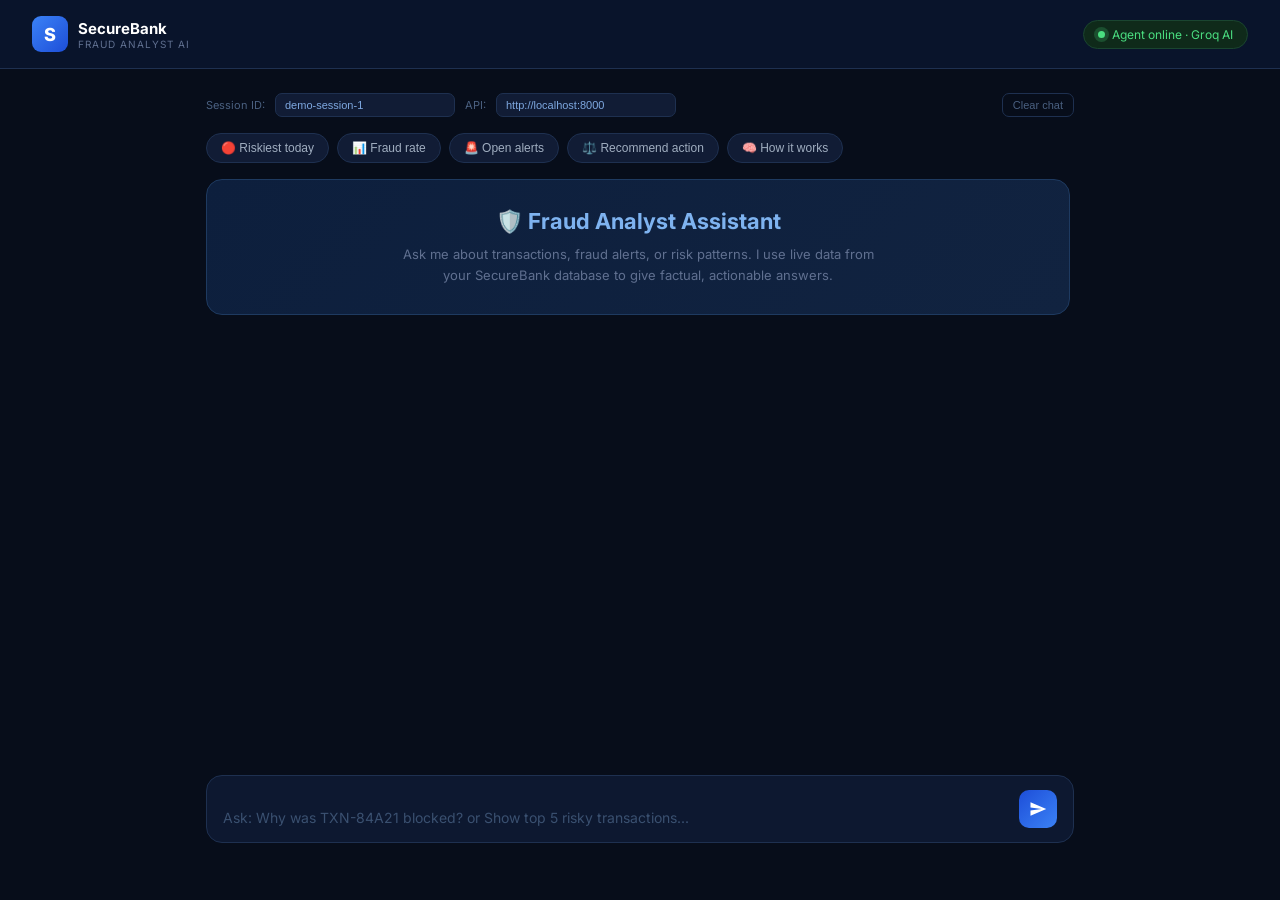
<file: agent_chat.html>
<!DOCTYPE html>
<html lang="en">
<head>
  <meta charset="UTF-8">
  <meta name="viewport" content="width=device-width, initial-scale=1.0">
  <title>SecureBank | Fraud Analyst AI</title>
  <link rel="preconnect" href="https://fonts.googleapis.com">
  <link href="https://fonts.googleapis.com/css2?family=Inter:wght@300;400;500;600;700&display=swap" rel="stylesheet">
  <style>
    *, *::before, *::after { box-sizing: border-box; margin: 0; padding: 0; }
    html, body { height: 100%; font-family: Inter, sans-serif; }

    body {
      background: #070d1a;
      color: #e2e8f0;
      display: flex;
      flex-direction: column;
      align-items: center;
      min-height: 100vh;
    }

    /* ── Top bar ── */
    header {
      width: 100%;
      padding: 16px 32px;
      background: rgba(11,23,48,0.8);
      backdrop-filter: blur(12px);
      border-bottom: 1px solid #1e3050;
      display: flex;
      align-items: center;
      justify-content: space-between;
      position: sticky;
      top: 0;
      z-index: 10;
    }
    .brand { display: flex; align-items: center; gap: 10px; }
    .brand-mark {
      width: 36px; height: 36px; border-radius: 9px;
      background: linear-gradient(135deg, #3b82f6, #1d4ed8);
      display: grid; place-items: center;
      font-weight: 800; font-size: 18px; color: #fff;
    }
    .brand-name { font-size: 15px; font-weight: 700; color: #fff; }
    .brand-sub  { font-size: 10px; color: #607090; letter-spacing: 1px; text-transform: uppercase; }
    .status-pill {
      display: flex; align-items: center; gap: 7px;
      background: #0f2a1a; border: 1px solid #1a4530;
      border-radius: 20px; padding: 6px 14px; font-size: 12px; color: #4ade80;
    }
    .dot { width: 7px; height: 7px; border-radius: 50%; background: #4ade80;
           box-shadow: 0 0 0 4px rgba(74,222,128,0.2); animation: pulse 2s infinite; }
    @keyframes pulse { 0%,100%{opacity:1} 50%{opacity:.4} }

    /* ── Main chat area ── */
    main {
      flex: 1;
      width: 100%;
      max-width: 900px;
      display: flex;
      flex-direction: column;
      padding: 24px 16px;
      gap: 16px;
    }

    /* ── Quick prompts ── */
    .quick-prompts {
      display: flex;
      gap: 8px;
      flex-wrap: wrap;
    }
    .qp-btn {
      background: #111c35;
      border: 1px solid #1e3050;
      border-radius: 20px;
      padding: 7px 14px;
      font-size: 12px;
      color: #a0aec0;
      cursor: pointer;
      transition: all .2s;
    }
    .qp-btn:hover { background: #1a2e55; color: #fff; border-color: #3b82f6; }

    /* ── Messages ── */
    #messages {
      flex: 1;
      display: flex;
      flex-direction: column;
      gap: 14px;
      overflow-y: auto;
      min-height: 300px;
      max-height: calc(100vh - 320px);
      padding-right: 4px;
    }
    #messages::-webkit-scrollbar { width: 5px; }
    #messages::-webkit-scrollbar-track { background: transparent; }
    #messages::-webkit-scrollbar-thumb { background: #1e3050; border-radius: 4px; }

    .msg {
      display: flex;
      gap: 12px;
      max-width: 85%;
      animation: fadeUp .25s ease;
    }
    @keyframes fadeUp { from { opacity:0; transform: translateY(8px); } to { opacity:1; transform: none; } }

    .msg.user { align-self: flex-end; flex-direction: row-reverse; }
    .msg.bot  { align-self: flex-start; }

    .avatar {
      width: 36px; height: 36px; border-radius: 50%;
      flex-shrink: 0;
      display: grid; place-items: center;
      font-size: 14px; font-weight: 700;
    }
    .msg.bot  .avatar { background: linear-gradient(135deg, #1d4ed8, #3b82f6); color: #fff; }
    .msg.user .avatar { background: #1e3050; color: #7ea8e0; }

    .bubble {
      padding: 12px 16px;
      border-radius: 16px;
      font-size: 14px;
      line-height: 1.6;
      white-space: pre-wrap;
    }
    .msg.bot  .bubble {
      background: #111c35;
      border: 1px solid #1e3050;
      border-top-left-radius: 4px;
      color: #d1daf0;
    }
    .msg.user .bubble {
      background: linear-gradient(135deg, #1d4ed8, #2563eb);
      border-top-right-radius: 4px;
      color: #fff;
    }

    /* action pill inside bot bubble */
    .action-pill {
      display: inline-flex; align-items: center; gap: 6px;
      margin-top: 10px;
      padding: 5px 12px;
      border-radius: 20px;
      font-size: 11px;
      font-weight: 700;
      letter-spacing: .5px;
    }
    .action-pill.block  { background:#2d1515; color:#f87171; border:1px solid #5c2020; }
    .action-pill.hold   { background:#2a1f0a; color:#fbbf24; border:1px solid #5a3c0a; }
    .action-pill.approve{ background:#0a1f14; color:#4ade80; border:1px solid #0f3d20; }

    /* sources */
    .sources {
      margin-top: 8px;
      font-size: 10px;
      color: #4a6080;
    }

    /* typing indicator */
    .typing .bubble { padding: 14px 16px; }
    .typing-dots { display: flex; gap: 5px; align-items: center; }
    .typing-dots span {
      width: 7px; height: 7px; border-radius: 50%;
      background: #3b82f6; opacity: .6;
      animation: blink 1.2s infinite;
    }
    .typing-dots span:nth-child(2) { animation-delay: .2s; }
    .typing-dots span:nth-child(3) { animation-delay: .4s; }
    @keyframes blink { 0%,80%,100%{opacity:.2} 40%{opacity:1} }

    /* ── Input area ── */
    .input-area {
      background: #0d1830;
      border: 1px solid #1e3050;
      border-radius: 16px;
      padding: 14px 16px;
      display: flex;
      gap: 10px;
      align-items: flex-end;
      position: sticky;
      bottom: 16px;
    }
    #userInput {
      flex: 1;
      background: transparent;
      border: none;
      outline: none;
      color: #e2e8f0;
      font-size: 14px;
      font-family: Inter, sans-serif;
      resize: none;
      max-height: 120px;
      line-height: 1.5;
    }
    #userInput::placeholder { color: #3a5070; }
    #sendBtn {
      width: 38px; height: 38px;
      border-radius: 10px;
      background: linear-gradient(135deg, #1d4ed8, #3b82f6);
      border: none;
      cursor: pointer;
      display: grid; place-items: center;
      flex-shrink: 0;
      transition: opacity .2s;
    }
    #sendBtn:disabled { opacity: .4; cursor: default; }
    #sendBtn svg { width: 18px; height: 18px; fill: #fff; }

    /* ── Session + API bar ── */
    .meta-bar {
      display: flex;
      align-items: center;
      gap: 10px;
      font-size: 11px;
      color: #4a6080;
    }
    .meta-bar input {
      background: #111c35;
      border: 1px solid #1e3050;
      border-radius: 7px;
      padding: 5px 9px;
      color: #7ea8e0;
      font-size: 11px;
      width: 180px;
    }
    .meta-bar label { white-space: nowrap; }
    #clearBtn {
      margin-left: auto;
      background: transparent;
      border: 1px solid #1e3050;
      border-radius: 7px;
      padding: 5px 10px;
      color: #4a6080;
      font-size: 11px;
      cursor: pointer;
    }
    #clearBtn:hover { color: #f87171; border-color: #5c2020; }

    /* ── Welcome card ── */
    .welcome {
      background: linear-gradient(135deg, #0d1f3d, #112340);
      border: 1px solid #1e3a60;
      border-radius: 16px;
      padding: 28px;
      text-align: center;
    }
    .welcome h2 { font-size: 22px; margin-bottom: 10px; color: #7eb3f0; }
    .welcome p  { font-size: 13px; color: #607090; max-width: 480px; margin: 0 auto; line-height: 1.6; }
  </style>
</head>
<body>

<header>
  <div class="brand">
    <div class="brand-mark">S</div>
    <div>
      <div class="brand-name">SecureBank</div>
      <div class="brand-sub">Fraud Analyst AI</div>
    </div>
  </div>
  <div class="status-pill">
    <div class="dot"></div>
    Agent online · Groq AI
  </div>
</header>

<main>
  <!-- Meta bar: session + API URL -->
  <div class="meta-bar">
    <label>Session ID:</label>
    <input type="text" id="sessionId" value="demo-session-1" placeholder="session id">
    <label>API:</label>
    <input type="text" id="apiBase" value="http://localhost:8000" placeholder="http://localhost:8000">
    <button id="clearBtn" onclick="clearChat()">Clear chat</button>
  </div>

  <!-- Quick prompts -->
  <div class="quick-prompts">
    <button class="qp-btn" onclick="sendQuick('Show me the riskiest transactions today')">🔴 Riskiest today</button>
    <button class="qp-btn" onclick="sendQuick('What is the current fraud rate?')">📊 Fraud rate</button>
    <button class="qp-btn" onclick="sendQuick('List unresolved high-risk alerts')">🚨 Open alerts</button>
    <button class="qp-btn" onclick="sendQuick('Should I approve or block the latest flagged transaction?')">⚖️ Recommend action</button>
    <button class="qp-btn" onclick="sendQuick('Explain how the fraud detection model works')">🧠 How it works</button>
  </div>

  <!-- Chat messages -->
  <div id="messages">
    <div class="welcome">
      <h2>🛡️ Fraud Analyst Assistant</h2>
      <p>Ask me about transactions, fraud alerts, or risk patterns.
         I use live data from your SecureBank database to give factual, actionable answers.</p>
    </div>
  </div>

  <!-- Input area -->
  <div class="input-area">
    <textarea id="userInput" rows="1" placeholder="Ask: Why was TXN-84A21 blocked? or Show top 5 risky transactions..."></textarea>
    <button id="sendBtn" onclick="sendMessage()">
      <svg viewBox="0 0 24 24"><path d="M2 21l21-9L2 3v7l15 2-15 2v7z"/></svg>
    </button>
  </div>
</main>

<script>
  const messagesEl = document.getElementById('messages');
  const inputEl    = document.getElementById('userInput');
  const sendBtn    = document.getElementById('sendBtn');

  // Auto-resize textarea
  inputEl.addEventListener('input', () => {
    inputEl.style.height = 'auto';
    inputEl.style.height = Math.min(inputEl.scrollHeight, 120) + 'px';
  });
  inputEl.addEventListener('keydown', e => {
    if (e.key === 'Enter' && !e.shiftKey) { e.preventDefault(); sendMessage(); }
  });

  function getBase()    { return document.getElementById('apiBase').value.replace(/\/$/, ''); }
  function getSession() { return document.getElementById('sessionId').value || 'demo-session-1'; }

  function appendMsg(role, text, action, sources) {
    const div = document.createElement('div');
    div.className = 'msg ' + role;

    const av = document.createElement('div');
    av.className = 'avatar';
    av.textContent = role === 'user' ? 'You' : 'AI';

    const bub = document.createElement('div');
    bub.className = 'bubble';
    bub.textContent = text;

    if (action) {
      const pill = document.createElement('div');
      const cls  = action.toLowerCase().includes('block') ? 'block'
                 : action.toLowerCase().includes('approve') ? 'approve' : 'hold';
      pill.className = 'action-pill ' + cls;
      pill.textContent = '⚡ Suggested: ' + action;
      bub.appendChild(document.createElement('br'));
      bub.appendChild(pill);
    }
    if (sources && sources.length) {
      const s = document.createElement('div');
      s.className = 'sources';
      s.textContent = 'Sources: ' + sources.join(', ');
      bub.appendChild(s);
    }

    div.appendChild(av);
    div.appendChild(bub);
    messagesEl.appendChild(div);
    messagesEl.scrollTop = messagesEl.scrollHeight;
    return div;
  }

  function showTyping() {
    const div = document.createElement('div');
    div.className = 'msg bot typing';
    div.id = 'typing';
    div.innerHTML = `<div class="avatar">AI</div>
      <div class="bubble"><div class="typing-dots">
        <span></span><span></span><span></span>
      </div></div>`;
    messagesEl.appendChild(div);
    messagesEl.scrollTop = messagesEl.scrollHeight;
  }

  function removeTyping() {
    const el = document.getElementById('typing');
    if (el) el.remove();
  }

  async function sendMessage() {
    const text = inputEl.value.trim();
    if (!text) return;

    inputEl.value = '';
    inputEl.style.height = 'auto';
    sendBtn.disabled = true;

    appendMsg('user', text);
    showTyping();

    try {
      const res = await fetch(getBase() + '/api/agent/chat', {
        method: 'POST',
        headers: { 'Content-Type': 'application/json' },
        body: JSON.stringify({ session_id: getSession(), message: text })
      });

      if (!res.ok) {
        const err = await res.text();
        throw new Error(`Server ${res.status}: ${err}`);
      }

      const data = await res.json();
      removeTyping();
      appendMsg('bot', data.reply, data.action_suggestion, data.sources);

    } catch (err) {
      removeTyping();
      appendMsg('bot', '⚠️ Could not reach the backend.\n\nMake sure the FastAPI server is running:\n  cd backend\n  uvicorn main:app --reload\n\nError: ' + err.message);
    } finally {
      sendBtn.disabled = false;
      inputEl.focus();
    }
  }

  function sendQuick(text) {
    inputEl.value = text;
    sendMessage();
  }

  function clearChat() {
    messagesEl.innerHTML = `<div class="welcome">
      <h2>🛡️ Fraud Analyst Assistant</h2>
      <p>Ask me about transactions, fraud alerts, or risk patterns. I use live data from your SecureBank database to give factual, actionable answers.</p>
    </div>`;
    // Generate new session
    document.getElementById('sessionId').value = 'session-' + Math.random().toString(36).slice(2, 8);
  }
</script>
</body>
</html>
</file>
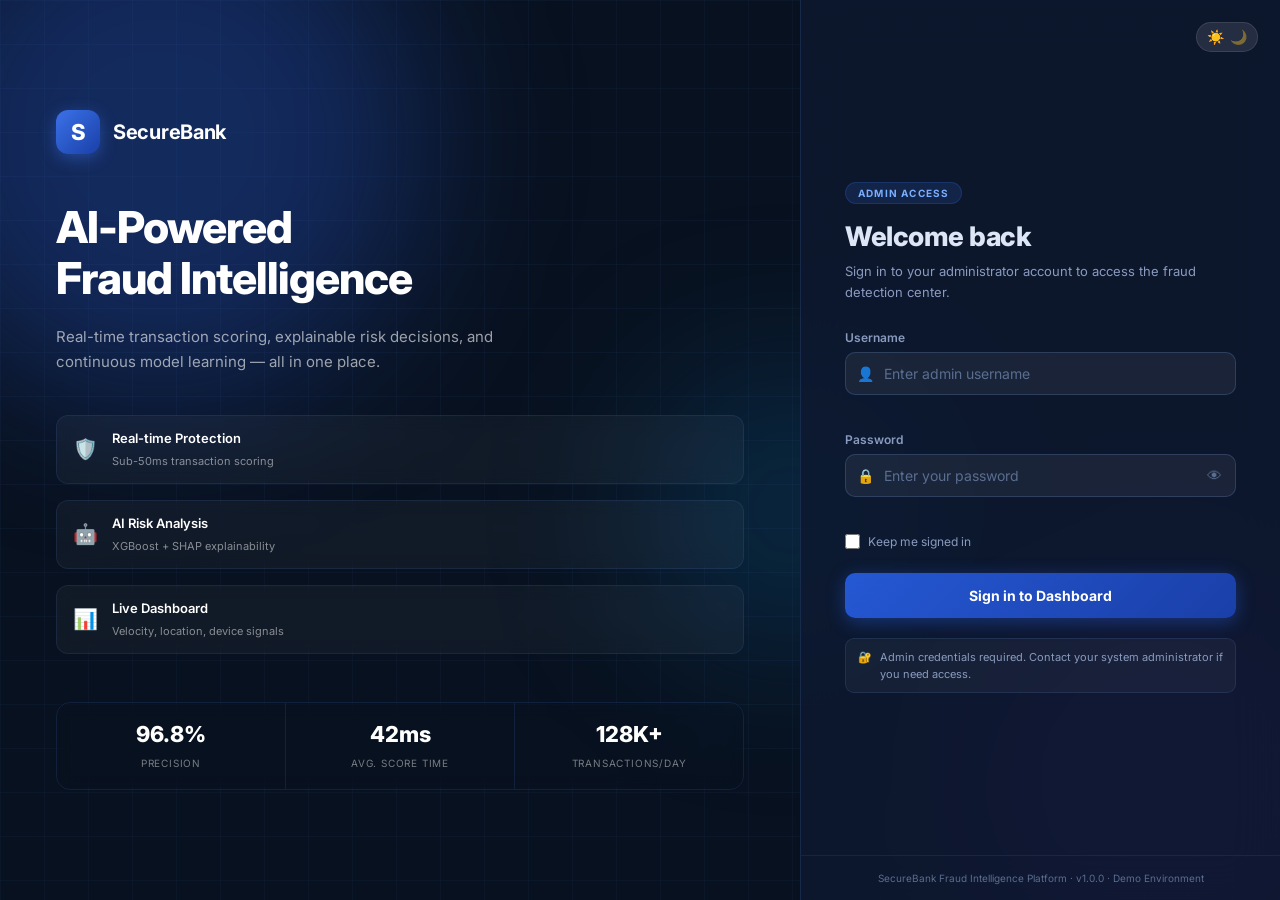
<file: login.html>
<!DOCTYPE html>
<html lang="en" id="loginRoot">
<head>
  <meta charset="UTF-8">
  <meta name="viewport" content="width=device-width, initial-scale=1.0">
  <title>SecureBank | Admin Login</title>
  <meta name="description" content="SecureBank admin login portal for fraud detection dashboard access.">
  <link rel="preconnect" href="https://fonts.googleapis.com">
  <link href="https://fonts.googleapis.com/css2?family=Inter:wght@300;400;500;600;700;800&display=swap" rel="stylesheet">
  <link rel="stylesheet" href="login.css">
</head>
<body>

  <!-- Animated background orbs -->
  <div class="bg-orbs" aria-hidden="true">
    <div class="orb orb1"></div>
    <div class="orb orb2"></div>
    <div class="orb orb3"></div>
  </div>

  <!-- Grid overlay -->
  <div class="bg-grid" aria-hidden="true"></div>

  <main class="login-wrap">

    <!-- Left panel — branding -->
    <aside class="login-brand" aria-label="SecureBank brand info">
      <div class="brand-logo">
        <div class="brand-mark">S</div>
        <span>SecureBank</span>
      </div>
      <h1>AI-Powered<br>Fraud Intelligence</h1>
      <p>Real-time transaction scoring, explainable risk decisions, and continuous model learning — all in one place.</p>

      <ul class="feature-list" aria-label="Platform features">
        <li>
          <div class="feat-icon">🛡️</div>
          <div>
            <b>Real-time Protection</b>
            <small>Sub-50ms transaction scoring</small>
          </div>
        </li>
        <li>
          <div class="feat-icon">🤖</div>
          <div>
            <b>AI Risk Analysis</b>
            <small>XGBoost + SHAP explainability</small>
          </div>
        </li>
        <li>
          <div class="feat-icon">📊</div>
          <div>
            <b>Live Dashboard</b>
            <small>Velocity, location, device signals</small>
          </div>
        </li>
      </ul>

      <div class="brand-stat-row" aria-label="Platform statistics">
        <div class="brand-stat"><strong>96.8%</strong><span>Precision</span></div>
        <div class="brand-stat"><strong>42ms</strong><span>Avg. Score Time</span></div>
        <div class="brand-stat"><strong>128K+</strong><span>Transactions/day</span></div>
      </div>
    </aside>

    <!-- Right panel — login form -->
    <section class="login-card" aria-label="Admin login form">

      <!-- Theme toggle -->
      <button class="theme-toggle-login" id="themeToggleLogin" aria-label="Toggle dark/light mode" title="Toggle theme">
        <span class="tl-sun">☀️</span>
        <span class="tl-moon">🌙</span>
      </button>

      <div class="card-inner">
        <div class="card-badge">ADMIN ACCESS</div>
        <h2>Welcome back</h2>
        <p class="card-sub">Sign in to your administrator account to access the fraud detection center.</p>

        <!-- Alert box (shown on error) -->
        <div class="alert-box" id="alertBox" role="alert" aria-live="polite"></div>

        <form id="loginForm" novalidate autocomplete="off">

          <div class="field-group" id="userGroup">
            <label for="username">Username</label>
            <div class="input-wrap">
              <span class="input-icon">👤</span>
              <input
                type="text"
                id="username"
                name="username"
                placeholder="Enter admin username"
                autocomplete="username"
                spellcheck="false"
                aria-required="true"
              >
            </div>
            <div class="field-error" id="userError"></div>
          </div>

          <div class="field-group" id="passGroup">
            <label for="password">Password</label>
            <div class="input-wrap">
              <span class="input-icon">🔒</span>
              <input
                type="password"
                id="password"
                name="password"
                placeholder="Enter your password"
                autocomplete="current-password"
                aria-required="true"
              >
              <button type="button" class="eye-btn" id="eyeBtn" aria-label="Show/hide password">👁</button>
            </div>
            <div class="field-error" id="passError"></div>
          </div>

          <div class="remember-row">
            <label class="check-label">
              <input type="checkbox" id="rememberMe"> Keep me signed in
            </label>
          </div>

          <button type="submit" class="login-btn" id="loginBtn">
            <span class="btn-text">Sign in to Dashboard</span>
            <span class="btn-spinner" aria-hidden="true"></span>
          </button>

        </form>

        <div class="hint-box">
          <span>🔐</span>
          <span>Admin credentials required. Contact your system administrator if you need access.</span>
        </div>
      </div>

      <footer class="card-footer">
        SecureBank Fraud Intelligence Platform · v1.0.0 · Demo Environment
      </footer>
    </section>

  </main>

  <script src="login.js"></script>
</body>
</html>
</file>
<file: login.css>
/* ── Login Theme tokens ───────────────────────────────────────── */
:root {
  --l-bg:        #08111f;
  --l-bg2:       #0c1a30;
  --l-card:      rgba(14, 25, 48, 0.82);
  --l-card-b:    rgba(80, 120, 200, 0.18);
  --l-brand:     #0b1730;
  --l-input-bg:  rgba(255,255,255,0.06);
  --l-input-b:   rgba(120,160,220,0.22);
  --l-input-bh:  rgba(100,160,255,0.55);
  --l-text:      #dde6f5;
  --l-text2:     #8a9bbf;
  --l-text3:     #5a6e90;
  --l-accent:    #3b72e8;
  --l-accent2:   #5a8ff5;
  --l-btn-from:  #2558d4;
  --l-btn-to:    #1a3fa8;
  --l-err:       #ff5f5f;
  --l-err-bg:    rgba(255,80,80,0.1);
  --l-orb1:      rgba(41,91,210,0.35);
  --l-orb2:      rgba(100,42,190,0.28);
  --l-orb3:      rgba(14,120,180,0.22);
  --l-grid:      rgba(60,100,180,0.07);
  --l-hint:      rgba(255,255,255,0.04);
  --l-hint-b:    rgba(100,140,220,0.15);
  --l-feat:      rgba(255,255,255,0.04);
  --l-feat-b:    rgba(80,120,200,0.15);
  --l-stat-b:    rgba(60,100,180,0.2);
  --l-badge-bg:  rgba(59,114,232,0.15);
  --l-badge-c:   #7aaeff;
  --l-check:     #3b72e8;
  --l-toggle-bg: rgba(255,255,255,0.1);
  --l-transition:.3s ease;
}

/* Light mode overrides */
[data-theme="light"] {
  --l-bg:        #edf2fc;
  --l-bg2:       #dce6f7;
  --l-card:      rgba(255,255,255,0.92);
  --l-card-b:    rgba(60,100,200,0.12);
  --l-brand:     #0b1730;
  --l-input-bg:  rgba(0,0,0,0.03);
  --l-input-b:   rgba(60,100,200,0.2);
  --l-input-bh:  rgba(60,100,200,0.55);
  --l-text:      #172033;
  --l-text2:     #53627a;
  --l-text3:     #8a96a8;
  --l-accent:    #2558d4;
  --l-accent2:   #3b72e8;
  --l-btn-from:  #2558d4;
  --l-btn-to:    #1a3fa8;
  --l-err:       #cc3333;
  --l-err-bg:    rgba(200,50,50,0.08);
  --l-orb1:      rgba(100,150,255,0.2);
  --l-orb2:      rgba(130,80,220,0.15);
  --l-orb3:      rgba(40,140,200,0.12);
  --l-grid:      rgba(40,80,180,0.05);
  --l-hint:      rgba(59,114,232,0.06);
  --l-hint-b:    rgba(59,114,232,0.15);
  --l-feat:      rgba(255,255,255,0.7);
  --l-feat-b:    rgba(60,100,200,0.12);
  --l-stat-b:    rgba(60,100,200,0.12);
  --l-badge-bg:  rgba(59,114,232,0.1);
  --l-badge-c:   #2558d4;
  --l-check:     #2558d4;
  --l-toggle-bg: rgba(0,0,0,0.07);
}

/* ── Reset ────────────────────────────────────────────────────── */
*, *::before, *::after { box-sizing: border-box; margin: 0; padding: 0; }
html { height: 100%; scroll-behavior: smooth; }
body {
  min-height: 100vh;
  background: var(--l-bg);
  font-family: 'Inter', Segoe UI, Arial, sans-serif;
  color: var(--l-text);
  overflow-x: hidden;
  transition: background var(--l-transition), color var(--l-transition);
}

/* ── Animated background ──────────────────────────────────────── */
.bg-orbs {
  position: fixed; inset: 0; pointer-events: none; z-index: 0; overflow: hidden;
}
.orb {
  position: absolute; border-radius: 50%;
  filter: blur(80px);
  animation: orbFloat 14s ease-in-out infinite alternate;
}
.orb1 {
  width: 520px; height: 520px; top: -120px; left: -100px;
  background: var(--l-orb1);
  animation-duration: 16s;
}
.orb2 {
  width: 400px; height: 400px; bottom: -80px; right: -80px;
  background: var(--l-orb2);
  animation-duration: 12s; animation-delay: -4s;
}
.orb3 {
  width: 300px; height: 300px; top: 40%; left: 50%;
  background: var(--l-orb3);
  animation-duration: 10s; animation-delay: -7s;
}
@keyframes orbFloat {
  0%   { transform: translate(0, 0) scale(1); }
  50%  { transform: translate(40px, 30px) scale(1.06); }
  100% { transform: translate(-20px, 50px) scale(0.95); }
}

.bg-grid {
  position: fixed; inset: 0; pointer-events: none; z-index: 0;
  background-image:
    linear-gradient(var(--l-grid) 1px, transparent 1px),
    linear-gradient(90deg, var(--l-grid) 1px, transparent 1px);
  background-size: 44px 44px;
  transition: background-image var(--l-transition);
}

/* ── Layout ───────────────────────────────────────────────────── */
.login-wrap {
  position: relative; z-index: 1;
  min-height: 100vh;
  display: flex;
  align-items: stretch;
}

/* ── Left brand panel ─────────────────────────────────────────── */
.login-brand {
  flex: 1;
  display: flex; flex-direction: column; justify-content: center;
  padding: 60px 56px;
  color: #fff;
  min-width: 0;
}
.brand-logo {
  display: flex; align-items: center; gap: 13px;
  margin-bottom: 48px;
}
.brand-mark {
  width: 44px; height: 44px; border-radius: 12px;
  background: linear-gradient(135deg, #3b72e8, #1a3fa8);
  color: #fff; font-weight: 800; font-size: 22px;
  display: grid; place-items: center;
  box-shadow: 0 4px 16px rgba(59,114,232,0.45);
}
.brand-logo span {
  font-size: 20px; font-weight: 700; color: #fff; letter-spacing: -.3px;
}
.login-brand h1 {
  font-size: clamp(28px, 3.5vw, 44px);
  font-weight: 800; line-height: 1.15; letter-spacing: -1px;
  color: #fff; margin-bottom: 20px;
}
.login-brand > p {
  font-size: 15px; line-height: 1.7; color: rgba(255,255,255,0.6);
  max-width: 440px; margin-bottom: 40px;
}

/* Feature list */
.feature-list { list-style: none; display: flex; flex-direction: column; gap: 16px; margin-bottom: 48px; }
.feature-list li {
  display: flex; align-items: center; gap: 14px;
  background: var(--l-feat); border: 1px solid var(--l-feat-b);
  border-radius: 12px; padding: 14px 16px;
  backdrop-filter: blur(8px);
  transition: background var(--l-transition), border-color var(--l-transition);
}
.feat-icon { font-size: 20px; line-height: 1; flex-shrink: 0; }
.feature-list b { display: block; font-size: 13px; font-weight: 600; color: #fff; margin-bottom: 3px; }
.feature-list small { font-size: 11px; color: rgba(255,255,255,0.5); }

/* Stats row */
.brand-stat-row {
  display: flex; gap: 0;
  border: 1px solid var(--l-stat-b);
  border-radius: 14px; overflow: hidden;
  backdrop-filter: blur(8px);
}
.brand-stat {
  flex: 1; padding: 18px 14px; text-align: center;
  border-right: 1px solid var(--l-stat-b);
}
.brand-stat:last-child { border-right: none; }
.brand-stat strong { display: block; font-size: 22px; font-weight: 800; color: #fff; margin-bottom: 4px; }
.brand-stat span { font-size: 10px; color: rgba(255,255,255,0.45); text-transform: uppercase; letter-spacing: .8px; }

/* ── Right card panel ─────────────────────────────────────────── */
.login-card {
  width: 480px; flex-shrink: 0;
  display: flex; flex-direction: column;
  background: var(--l-card);
  border-left: 1px solid var(--l-card-b);
  backdrop-filter: blur(24px);
  position: relative;
  transition: background var(--l-transition), border-color var(--l-transition);
}
.card-inner {
  flex: 1; padding: 52px 44px 32px;
  display: flex; flex-direction: column; justify-content: center;
}

/* Theme toggle on card */
.theme-toggle-login {
  position: absolute; top: 22px; right: 22px;
  background: var(--l-toggle-bg);
  border: 1px solid rgba(255,255,255,0.1);
  border-radius: 20px; padding: 6px 10px;
  cursor: pointer; display: flex; gap: 6px; align-items: center;
  font-size: 14px; color: var(--l-text);
  transition: background .2s;
}
.theme-toggle-login:hover { background: rgba(255,255,255,0.14); }
.tl-moon { opacity: .4; transition: opacity .25s; }
.tl-sun  { opacity: 1; transition: opacity .25s; }
[data-theme="light"] .tl-moon { opacity: 1; }
[data-theme="light"] .tl-sun  { opacity: .4; }

/* Card badge */
.card-badge {
  display: inline-block;
  background: var(--l-badge-bg);
  color: var(--l-badge-c);
  border: 1px solid rgba(59,114,232,0.2);
  border-radius: 20px; padding: 4px 12px;
  font-size: 10px; font-weight: 700; letter-spacing: 1.2px;
  margin-bottom: 16px;
  width: fit-content;
}
.card-inner h2 {
  font-size: 27px; font-weight: 800;
  color: var(--l-text); letter-spacing: -.5px;
  margin-bottom: 8px;
  transition: color var(--l-transition);
}
.card-sub {
  font-size: 13px; color: var(--l-text2); line-height: 1.6;
  margin-bottom: 28px;
  transition: color var(--l-transition);
}

/* Alert box */
.alert-box {
  display: none;
  background: var(--l-err-bg);
  border: 1px solid rgba(255,95,95,0.3);
  border-radius: 9px; padding: 10px 14px;
  font-size: 12px; color: var(--l-err);
  margin-bottom: 18px;
  animation: shakeX .4s ease;
}
.alert-box.show { display: flex; align-items: center; gap: 8px; }
@keyframes shakeX {
  0%,100%{transform:translateX(0)}
  20%{transform:translateX(-6px)}
  40%{transform:translateX(6px)}
  60%{transform:translateX(-4px)}
  80%{transform:translateX(4px)}
}

/* Fields */
.field-group { margin-bottom: 18px; }
.field-group label {
  display: block; font-size: 12px; font-weight: 600;
  color: var(--l-text2); margin-bottom: 7px;
  transition: color var(--l-transition);
}
.input-wrap {
  position: relative; display: flex; align-items: center;
}
.input-icon {
  position: absolute; left: 12px; font-size: 14px;
  pointer-events: none; line-height: 1;
}
.input-wrap input {
  width: 100%; padding: 12px 40px 12px 38px;
  background: var(--l-input-bg);
  border: 1px solid var(--l-input-b);
  border-radius: 10px;
  color: var(--l-text); font-size: 14px; font-family: inherit;
  outline: none;
  transition: border-color .2s, background .2s, box-shadow .2s;
}
.input-wrap input::placeholder { color: var(--l-text3); }
.input-wrap input:focus {
  border-color: var(--l-input-bh);
  box-shadow: 0 0 0 3px rgba(59,114,232,0.15);
  background: rgba(59,114,232,0.06);
}
.field-group.error .input-wrap input {
  border-color: var(--l-err);
  box-shadow: 0 0 0 3px rgba(255,95,95,0.12);
}
.field-error {
  font-size: 11px; color: var(--l-err);
  margin-top: 5px; min-height: 14px;
}
.eye-btn {
  position: absolute; right: 10px;
  background: transparent; border: none;
  cursor: pointer; font-size: 15px;
  color: var(--l-text3); padding: 4px;
  line-height: 1;
  transition: color .2s;
}
.eye-btn:hover { color: var(--l-text); }

/* Remember row */
.remember-row { margin-bottom: 24px; }
.check-label {
  display: flex; align-items: center; gap: 8px;
  font-size: 12px; color: var(--l-text2); cursor: pointer;
  user-select: none;
  transition: color var(--l-transition);
}
.check-label input[type="checkbox"] {
  width: 15px; height: 15px;
  accent-color: var(--l-check); cursor: pointer;
}

/* Login button */
.login-btn {
  width: 100%; padding: 14px;
  background: linear-gradient(135deg, var(--l-btn-from), var(--l-btn-to));
  border: none; border-radius: 10px;
  color: #fff; font-size: 14px; font-weight: 700; font-family: inherit;
  cursor: pointer; position: relative;
  display: flex; align-items: center; justify-content: center; gap: 10px;
  box-shadow: 0 4px 18px rgba(37,88,212,0.45);
  transition: transform .15s, box-shadow .15s, opacity .2s;
}
.login-btn:hover { transform: translateY(-1px); box-shadow: 0 7px 24px rgba(37,88,212,0.55); }
.login-btn:active { transform: translateY(0); }
.login-btn.loading { opacity: .75; pointer-events: none; }
.login-btn.loading .btn-text { opacity: 0; }
.btn-spinner {
  display: none; width: 16px; height: 16px;
  border: 2px solid rgba(255,255,255,.4);
  border-top-color: #fff;
  border-radius: 50%;
  animation: spin .7s linear infinite;
  position: absolute;
}
.login-btn.loading .btn-spinner { display: block; }
@keyframes spin { to { transform: rotate(360deg); } }

/* Hint box */
.hint-box {
  display: flex; align-items: flex-start; gap: 8px;
  background: var(--l-hint); border: 1px solid var(--l-hint-b);
  border-radius: 9px; padding: 10px 12px;
  font-size: 11px; color: var(--l-text2); line-height: 1.5;
  margin-top: 20px;
  transition: background var(--l-transition), border-color var(--l-transition);
}

/* Card footer */
.card-footer {
  padding: 16px 44px;
  font-size: 10px; color: var(--l-text3);
  border-top: 1px solid rgba(255,255,255,0.06);
  text-align: center;
  transition: color var(--l-transition);
}

/* ── Responsive ───────────────────────────────────────────────── */
@media (max-width: 900px) {
  .login-brand { display: none; }
  .login-card { width: 100%; border-left: none; }
}
@media (max-width: 480px) {
  .card-inner { padding: 44px 24px 24px; }
  .card-footer { padding: 14px 24px; }
}
</file>
